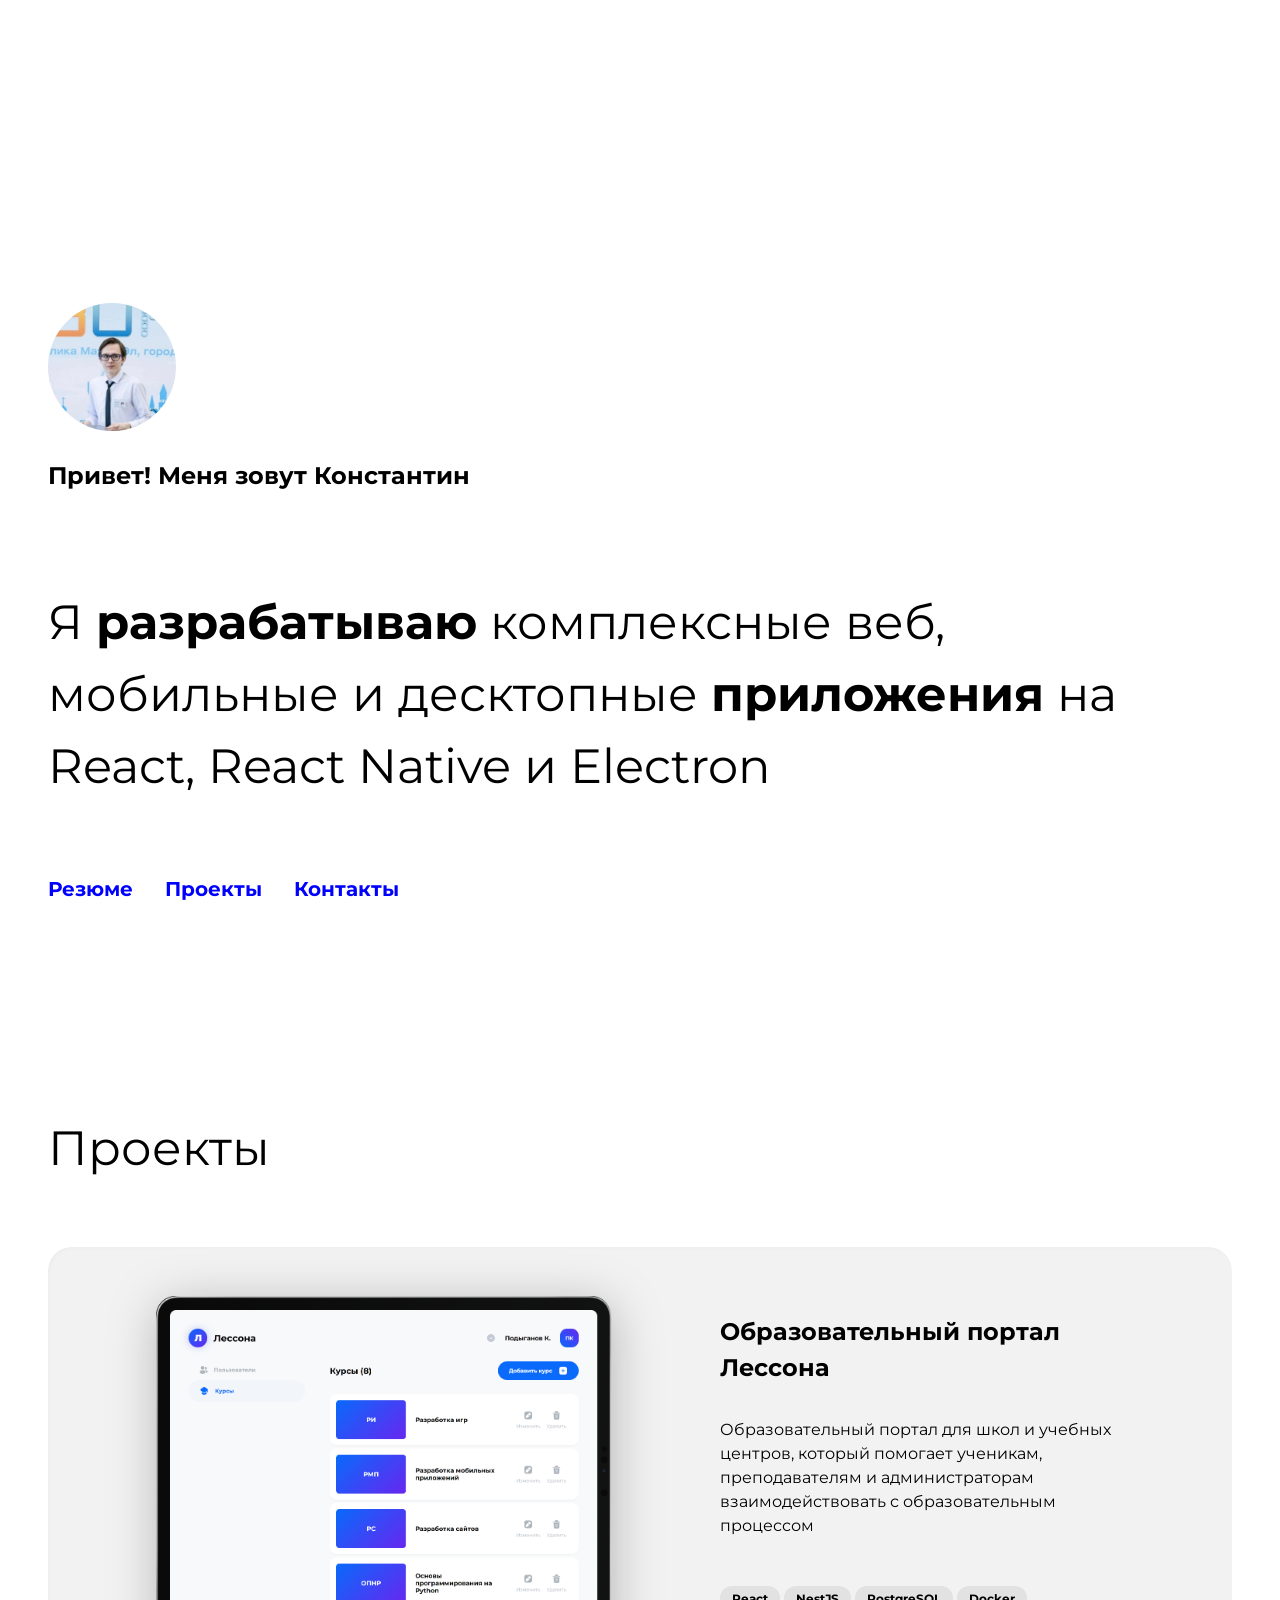
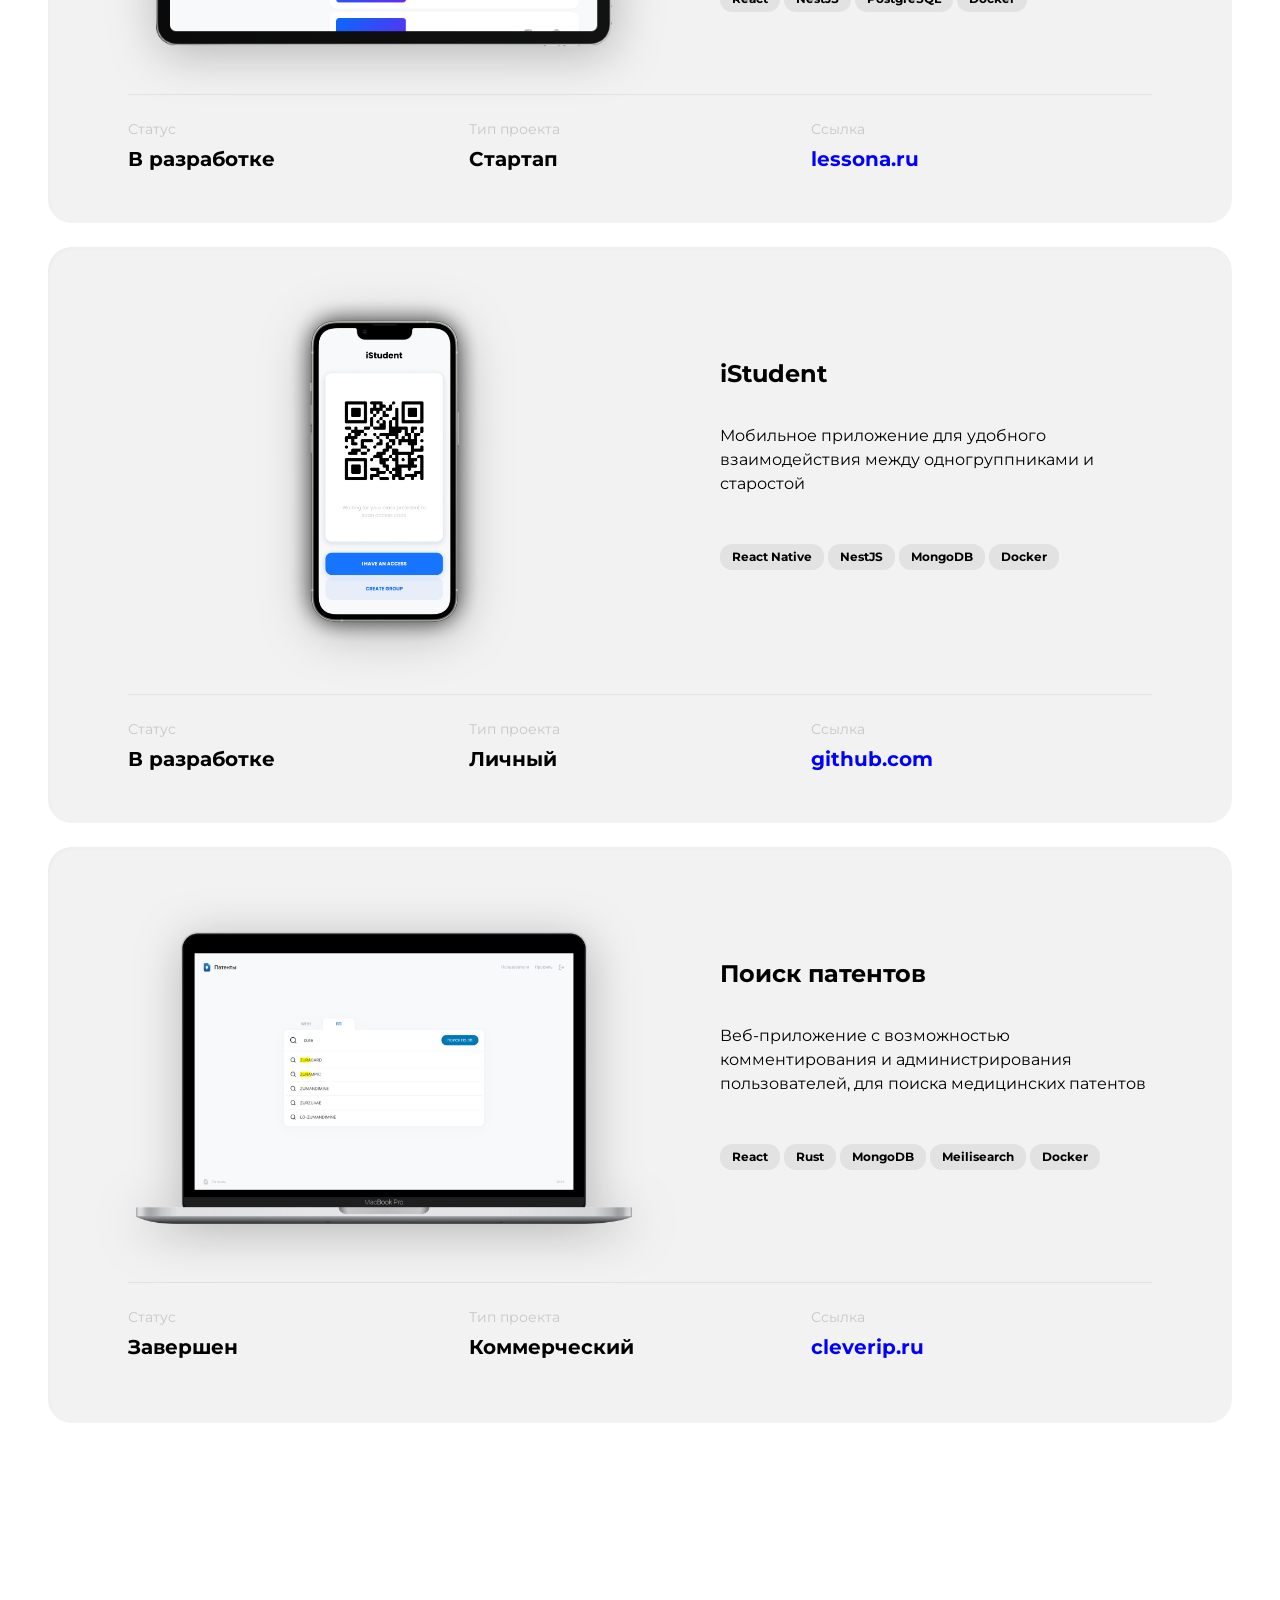
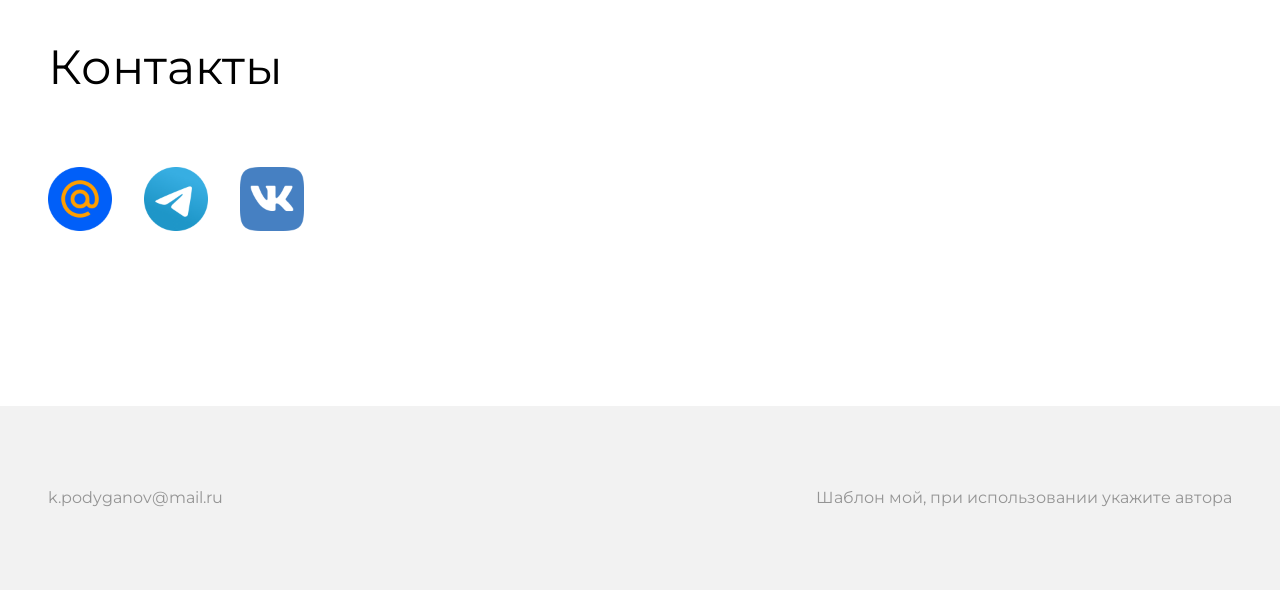
<file: index.html>
<!DOCTYPE html>
<html lang="ru">
  <head>
    <title>
      Константин Подыганов - Разработчик веб, мобильных и десктопных приложений
    </title>
    <meta charset="UTF-8" />
    <meta name="viewport" content="width=device-width, initial-scale=1.0" />
    <meta
      name="description"
      content="Константин Подыганов - разработчик веб, мобильных и десктопных приложений на React, React Native и Electron."
    />
    <meta
      name="keywords"
      content="Константин Подыганов, разработчик, React, React Native, Electron, веб-разработка, мобильная разработка, десктопная разработка"
    />
    <link rel="preconnect" href="https://fonts.googleapis.com" />
    <link rel="preconnect" href="https://fonts.gstatic.com" crossorigin />
    <link
      href="https://fonts.googleapis.com/css2?family=Montserrat:ital,wght@0,100..900;1,100..900&display=swap"
      rel="stylesheet"
    />
    <link rel="stylesheet" href="./styles.css" />
  </head>
  <body>
    <main class="page">
      <section class="intro">
        <header class="intro__header">
          <img
            src="./images/avatar.jpg"
            alt="Константин Подыганов собственной персоной"
            class="avatar"
          />
          <h1 class="intro__description">Привет! Меня зовут Константин</h1>
        </header>
        <p class="intro__title">
          Я <strong>разрабатываю</strong> комплексные веб, мобильные и
          десктопные <strong>приложения</strong>
          на React, React Native и Electron
        </p>
        <nav class="navigation">
          <a class="status__text" href="./Konstantin_Podyganov_CV.pdf"
            >Резюме</a
          >
          <a class="status__text" href="#projects">Проекты</a>
          <a class="status__text" href="#contacts">Контакты</a>
        </nav>
      </section>
      <section class="portfolio" id="projects">
        <h2 class="portfolio__title">Проекты</h2>
        <article class="project__card">
          <div class="project">
            <img
              src="./images/lessona.png"
              alt="Project 1"
              class="project__image"
            />
            <div class="project__info">
              <h3 class="project__title">Образовательный портал Лессона</h3>
              <p class="project__description">
                Образовательный портал для школ и учебных центров, который
                помогает ученикам, преподавателям и администраторам
                взаимодействовать с образовательным процессом
              </p>
              <ul class="project__tags tags">
                <li class="tags__item">React</li>
                <li class="tags__item">NestJS</li>
                <li class="tags__item">PostgreSQL</li>
                <li class="tags__item">Docker</li>
              </ul>
            </div>
          </div>
          <div class="project__footer">
            <div class="status">
              <span class="status__title">Статус</span>
              <span class="status__text">В разработке</span>
            </div>
            <div class="status">
              <span class="status__title">Тип проекта</span>
              <span class="status__text">Стартап</span>
            </div>
            <div class="status">
              <span class="status__title">Ссылка</span>
              <a class="status__text" href="http://app.lessona.ru/"
                >lessona.ru</a
              >
            </div>
          </div>
        </article>
        <article class="project__card">
          <div class="project">
            <img
              src="./images/istudent.png"
              alt="Project 1"
              class="project__image"
            />
            <div class="project__info">
              <h3 class="project__title">iStudent</h3>
              <p class="project__description">
                Мобильное приложение для удобного взаимодействия между
                одногруппниками и старостой
              </p>
              <ul class="project__tags tags">
                <li class="tags__item">React Native</li>
                <li class="tags__item">NestJS</li>
                <li class="tags__item">MongoDB</li>
                <li class="tags__item">Docker</li>
              </ul>
            </div>
          </div>
          <div class="project__footer">
            <div class="status">
              <span class="status__title">Статус</span>
              <span class="status__text">В разработке</span>
            </div>
            <div class="status">
              <span class="status__title">Тип проекта</span>
              <span class="status__text">Личный</span>
            </div>
            <div class="status">
              <span class="status__title">Ссылка</span>
              <a class="status__text" href="https://github.com/kyborq/iStudent"
                >github.com</a
              >
            </div>
          </div>
        </article>
        <article class="project__card">
          <div class="project">
            <img
              src="./images/patents.png"
              alt="Project 1"
              class="project__image"
            />
            <div class="project__info">
              <h3 class="project__title">Поиск патентов</h3>
              <p class="project__description">
                Веб-приложение с возможностью комментирования и
                администрирования пользователей, для поиска медицинских патентов
              </p>
              <ul class="project__tags tags">
                <li class="tags__item">React</li>
                <li class="tags__item">Rust</li>
                <li class="tags__item">MongoDB</li>
                <li class="tags__item">Meilisearch</li>
                <li class="tags__item">Docker</li>
              </ul>
            </div>
          </div>
          <div class="project__footer">
            <div class="status">
              <span class="status__title">Статус</span>
              <span class="status__text">Завершен</span>
            </div>
            <div class="status">
              <span class="status__title">Тип проекта</span>
              <span class="status__text">Коммерческий</span>
            </div>
            <div class="status">
              <span class="status__title">Ссылка</span>
              <a class="status__text" href="https://search.cleverip.ru/"
                >cleverip.ru</a
              >
            </div>
          </div>
        </article>
      </section>
      <section class="portfolio" id="contacts">
        <h2 class="portfolio__title">Контакты</h2>
        <div class="social">
          <a href="mailto:k.podyganov@mail.ru" class="link">
            <img src="./images/mailru.png" class="link__icon" alt="EMail" />
          </a>
          <a href="https://t.me/kyborq" class="link">
            <img
              src="./images/telegram.png"
              class="link__icon"
              alt="Телеграм"
            />
          </a>
          <a href="https://vk.com/kyborq" class="link">
            <img src="./images/vk.png" class="link__icon" alt="ВКонтакте" />
          </a>
        </div>
      </section>
    </main>

    <footer class="footer">
      <section class="footer-content">
        <p class="footer-content__text">k.podyganov@mail.ru</p>
        <p class="footer-content__text">
          Шаблон мой, при использовании укажите автора
        </p>
      </section>
    </footer>

    <div id="preview" style="display: none">
      <div id="preview-content"></div>
    </div>

    <!-- 
        _      _      _
      >(.)__ <(.)__ =(.)__
      (___/  (___/  (___/  

      Да, утки, и что?
      Что ты тут забыл вообще, не надо здесь копать
      DevTools закрыл!
      Шучу, ройся сколько хочешь ;)
     -->

    <script src="./preview.js"></script>
  </body>
</html>
</file>
<file: styles.css>
body {
  margin: 0;
  font-family: "Montserrat", sans-serif;
  line-height: 1.5;
}

a {
  color: blue;
  transition: 150ms;
}

a:active {
  color: red;
  transition: 150ms;
}

#preview {
  position: fixed;
  top: 0;
  left: 0;
  width: 100%;
  height: 100%;
  background-color: rgba(0, 0, 0, 0.5);
  z-index: 1000;
  justify-content: center;
  align-items: center;
  cursor: zoom-out;
}

#preview-content {
  display: flex;
  align-items: center;
  justify-content: center;
}

#preview-content .project__image {
  max-height: none;
  cursor: default;
}

#preview.fade-in {
  animation: fadeIn 0.15s forwards;
}

#preview.fade-out {
  animation: fadeOut 0.15s forwards;
}

.avatar {
  border-radius: 100%;
  width: 128px;
  height: 128px;
}

.page {
  margin: auto;
  max-width: 1280px;
  width: 100%;
  min-height: 100vh;
  padding-top: 15vh;
}

.intro__title,
.portfolio__title {
  font-size: 48px;
  font-weight: normal;
}

.intro,
.portfolio {
  margin: 168px 0;
  display: flex;
  flex-direction: column;
  gap: 24px;
  padding: 0 48px;
}

.project__card {
  min-height: 512px;
  background-color: #f2f2f2;
  border-radius: 24px;
  padding: 32px 80px;
  justify-content: center;
  gap: 48px;
  display: flex;
  box-shadow: inset 2px 2px 6px -3px rgba(0, 0, 0, 0.05);
  flex-direction: column;
}

.project__footer {
  border-top: 1px solid #e2e2e2;
  padding-top: 24px;
  display: flex;
}

.status {
  display: flex;
  flex-direction: column;
  gap: 4px;
  flex: 1;
}

.status__title {
  font-size: 14px;
  color: #c7c7c7;
}

.status__text {
  font-size: 20px;
  font-weight: bold;
  text-decoration: none;
}

.project {
  display: flex;
  align-items: center;
  gap: 80px;
  flex-wrap: wrap;
}

.project__image {
  width: 512px;
  max-height: 350px;
  object-fit: contain;
  filter: drop-shadow(2px 8px 24px rgba(0, 0, 0, 0.25));
  cursor: zoom-in;
}

.project__info {
  display: flex;
  flex-direction: column;
  gap: 32px;
  flex: 1;
}

.project__title {
  font-size: 24px;
  margin: 0;
}

.project__description {
  margin: 0;
}

.tags {
  display: flex;
  flex-wrap: wrap;
  gap: 4px;
  padding: 0;
}

.tags__item {
  font-size: 12px;
  font-weight: bold;
  padding: 4px 12px;
  background-color: #e2e2e2;
  border-radius: 12px;
  list-style: none;
}

.preview-showing {
  animation: scaleIn 0.15s forwards;
}

.preview-hiding {
  animation: scaleOut 0.15s forwards;
}

.social {
  display: flex;
  gap: 32px;
}

.link__icon {
  width: 64px;
  height: 64px;
}

.footer {
  background-color: #f2f2f2;
  display: flex;
}

.footer-content {
  max-width: 1280px;
  width: 100%;
  margin: auto;
  padding: 64px 0;
  justify-content: space-between;
  display: flex;
  color: #949494;
}

.navigation {
  display: flex;
  gap: 32px;
  flex-wrap: wrap;
}

.footer-content__text {
  padding: 0 48px;
}

@keyframes scaleIn {
  from {
    transform: scale(0.9);
    opacity: 0;
  }
  to {
    transform: scale(1);
    opacity: 1;
  }
}

@keyframes scaleOut {
  from {
    transform: scale(1);
    opacity: 1;
  }
  to {
    transform: scale(0.9);
    opacity: 0;
  }
}

@keyframes fadeIn {
  from {
    background-color: rgba(0, 0, 0, 0);
  }
  to {
    background-color: rgba(0, 0, 0, 0.5);
  }
}

@keyframes fadeOut {
  from {
    background-color: rgba(0, 0, 0, 0.5);
  }
  to {
    background-color: rgba(0, 0, 0, 0);
  }
}

@media (max-width: 768px) {
  .page {
    padding-top: 10vh;
    padding-bottom: 10vh;
  }

  .intro__title,
  .portfolio__title {
    font-size: 32px;
  }

  .project {
    flex-direction: column;
    padding: 40px 20px;
    gap: 40px;
    height: auto;
  }

  .project__image {
    width: 100%;
    max-width: 512px;
    margin: 0 auto;
  }

  .tags {
    justify-content: center;
  }

  .project__footer {
    flex-direction: column;
    gap: 32px;
  }
}
</file>
